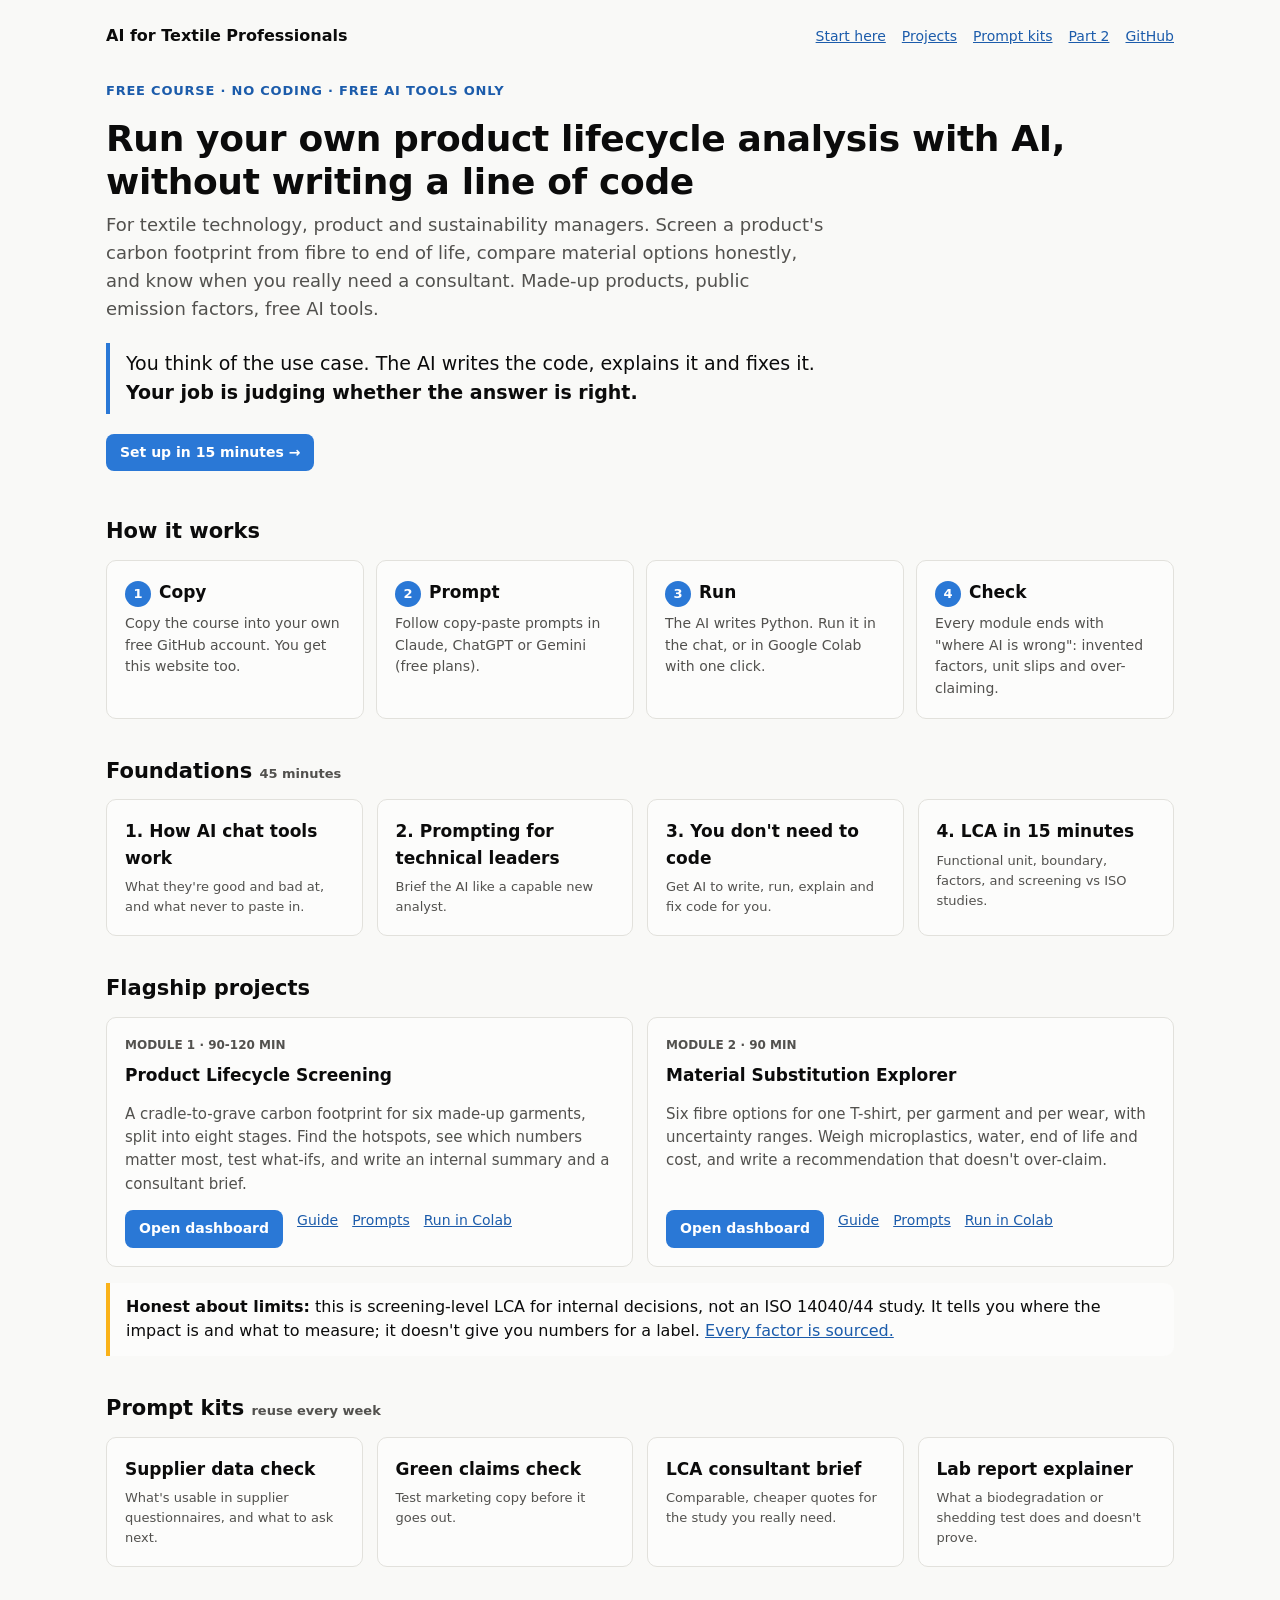
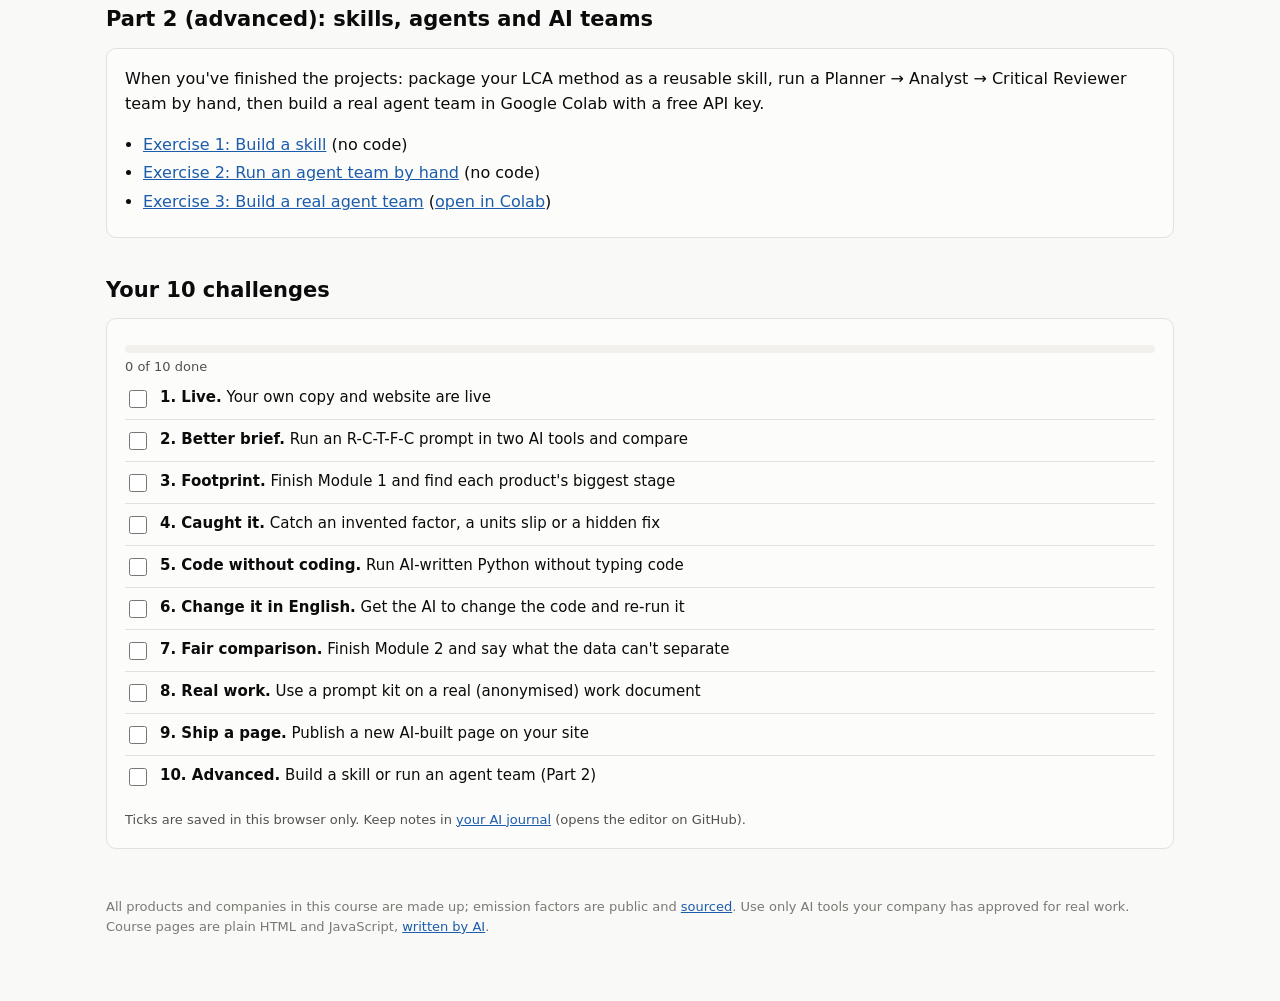
<file: index.html>
<!doctype html>
<html lang="en">
<head>
<meta charset="utf-8">
<meta name="viewport" content="width=device-width, initial-scale=1">
<title>AI for Textile Professionals</title>
<meta name="description" content="A free, hands-on AI course for textile technology and product professionals who don't code: product lifecycle analysis and material choices with free AI tools.">
<link rel="stylesheet" href="assets/style.css">
<style>
  .hero { padding: 24px 0 8px; }
  .hero .eyebrow { font-size: 13px; font-weight: 600; letter-spacing: .06em; text-transform: uppercase; color: var(--accent-ink); }
  .big-idea { font-size: 19px; border-left: 4px solid var(--accent); padding: 6px 0 6px 16px; max-width: 760px; margin: 20px 0; }
  .steps { display: grid; gap: 12px; grid-template-columns: repeat(auto-fit, minmax(200px, 1fr)); counter-reset: s; }
  .steps .card p { margin: 4px 0 0; font-size: 14px; color: var(--ink-2); }
  .module { display: flex; flex-direction: column; gap: 8px; }
  .module .tag { font-size: 12px; font-weight: 600; color: var(--ink-2); }
  .module p { margin: 0; font-size: 15px; color: var(--ink-2); flex: 1; }
  .module .actions { display: flex; flex-wrap: wrap; gap: 6px 14px; font-size: 14px; margin-top: 6px; }
  .btn { display: inline-block; padding: 8px 14px; border-radius: 8px; background: var(--accent); color: #fff; text-decoration: none; font-weight: 600; font-size: 14px; }
  ul.list { margin: 0; padding-left: 18px; }
  ul.list li { margin: 4px 0; }
  .challenges label { display: flex; gap: 10px; align-items: flex-start; padding: 8px 0; border-bottom: 1px solid var(--border); font-size: 15px; cursor: pointer; }
  .challenges label:last-child { border-bottom: 0; }
  .challenges input { margin-top: 4px; width: 18px; height: 18px; accent-color: var(--accent); flex: none; }
  .progress { height: 8px; background: var(--surface-2); border-radius: 4px; overflow: hidden; margin: 8px 0 4px; }
  .progress span { display: block; height: 100%; background: var(--good); border-radius: 0 4px 4px 0; transition: width .2s; }
</style>
</head>
<body>
<div class="wrap">
  <header class="top">
    <a class="home" href="index.html">AI for Textile Professionals</a>
    <nav class="links">
      <a data-gh="START-HERE.md" href="#">Start here</a>
      <a href="#modules">Projects</a>
      <a href="#kits">Prompt kits</a>
      <a href="#advanced">Part 2</a>
      <a data-gh-repo href="#">GitHub</a>
    </nav>
  </header>

  <section class="hero">
    <div class="eyebrow">Free course · no coding · free AI tools only</div>
    <h1>Run your own product lifecycle analysis with AI, without writing a line of code</h1>
    <p class="lede">For textile technology, product and sustainability managers. Screen a product's carbon footprint from fibre to end of life, compare material options honestly, and know when you really need a consultant. Made-up products, public emission factors, free AI tools.</p>
    <div class="big-idea">You think of the use case. The AI writes the code, explains it and fixes it. <strong>Your job is judging whether the answer is right.</strong></div>
    <a class="btn" data-gh="START-HERE.md" href="#">Set up in 15 minutes →</a>
  </section>

  <h2>How it works</h2>
  <div class="steps">
    <div class="card"><h3><span class="step-num">1</span>Copy</h3><p>Copy the course into your own free GitHub account. You get this website too.</p></div>
    <div class="card"><h3><span class="step-num">2</span>Prompt</h3><p>Follow copy-paste prompts in Claude, ChatGPT or Gemini (free plans).</p></div>
    <div class="card"><h3><span class="step-num">3</span>Run</h3><p>The AI writes Python. Run it in the chat, or in Google Colab with one click.</p></div>
    <div class="card"><h3><span class="step-num">4</span>Check</h3><p>Every module ends with "where AI is wrong": invented factors, unit slips and over-claiming.</p></div>
  </div>

  <h2>Foundations <span class="muted small">45 minutes</span></h2>
  <div class="grid">
    <a class="card" style="text-decoration:none;color:inherit" data-gh="00-foundations/01-how-ai-works.md" href="#"><h3>1. How AI chat tools work</h3><p class="muted small" style="margin:0">What they're good and bad at, and what never to paste in.</p></a>
    <a class="card" style="text-decoration:none;color:inherit" data-gh="00-foundations/02-prompting-for-technical-leaders.md" href="#"><h3>2. Prompting for technical leaders</h3><p class="muted small" style="margin:0">Brief the AI like a capable new analyst.</p></a>
    <a class="card" style="text-decoration:none;color:inherit" data-gh="00-foundations/03-you-dont-need-to-code.md" href="#"><h3>3. You don't need to code</h3><p class="muted small" style="margin:0">Get AI to write, run, explain and fix code for you.</p></a>
    <a class="card" style="text-decoration:none;color:inherit" data-gh="00-foundations/04-lca-in-15-minutes.md" href="#"><h3>4. LCA in 15 minutes</h3><p class="muted small" style="margin:0">Functional unit, boundary, factors, and screening vs ISO studies.</p></a>
  </div>

  <h2 id="modules">Flagship projects</h2>
  <div class="grid">
    <div class="card module">
      <span class="tag">MODULE 1 · 90-120 MIN</span>
      <h3>Product Lifecycle Screening</h3>
      <p>A cradle-to-grave carbon footprint for six made-up garments, split into eight stages. Find the hotspots, see which numbers matter most, test what-ifs, and write an internal summary and a consultant brief.</p>
      <div class="actions">
        <a class="btn" href="dashboards/lca-explorer.html">Open dashboard</a>
        <a data-gh="module-1-product-lca/README.md" href="#">Guide</a>
        <a data-gh="module-1-product-lca/prompts.md" href="#">Prompts</a>
        <a data-colab="module-1-product-lca/analysis/product_lca.ipynb" href="#">Run in Colab</a>
      </div>
    </div>
    <div class="card module">
      <span class="tag">MODULE 2 · 90 MIN</span>
      <h3>Material Substitution Explorer</h3>
      <p>Six fibre options for one T-shirt, per garment and per wear, with uncertainty ranges. Weigh microplastics, water, end of life and cost, and write a recommendation that doesn't over-claim.</p>
      <div class="actions">
        <a class="btn" href="dashboards/materials.html">Open dashboard</a>
        <a data-gh="module-2-material-substitution/README.md" href="#">Guide</a>
        <a data-gh="module-2-material-substitution/prompts.md" href="#">Prompts</a>
        <a data-colab="module-2-material-substitution/analysis/material_compare.ipynb" href="#">Run in Colab</a>
      </div>
    </div>
  </div>

  <div class="callout warn" style="margin-top:16px"><strong>Honest about limits:</strong> this is screening-level LCA for internal decisions, not an ISO 14040/44 study. It tells you where the impact is and what to measure; it doesn't give you numbers for a label. <a data-gh="SOURCES.md" href="#">Every factor is sourced.</a></div>

  <h2 id="kits">Prompt kits <span class="muted small">reuse every week</span></h2>
  <div class="grid">
    <a class="card" style="text-decoration:none;color:inherit" data-gh="prompt-kits/supplier-sustainability-data-check.md" href="#"><h3>Supplier data check</h3><p class="muted small" style="margin:0">What's usable in supplier questionnaires, and what to ask next.</p></a>
    <a class="card" style="text-decoration:none;color:inherit" data-gh="prompt-kits/green-claims-check.md" href="#"><h3>Green claims check</h3><p class="muted small" style="margin:0">Test marketing copy before it goes out.</p></a>
    <a class="card" style="text-decoration:none;color:inherit" data-gh="prompt-kits/lca-scope-and-consultant-brief.md" href="#"><h3>LCA consultant brief</h3><p class="muted small" style="margin:0">Comparable, cheaper quotes for the study you really need.</p></a>
    <a class="card" style="text-decoration:none;color:inherit" data-gh="prompt-kits/lab-report-to-plain-english.md" href="#"><h3>Lab report explainer</h3><p class="muted small" style="margin:0">What a biodegradation or shedding test does and doesn't prove.</p></a>
  </div>

  <h2 id="advanced">Part 2 (advanced): skills, agents and AI teams</h2>
  <div class="card">
    <p style="margin-top:0">When you've finished the projects: package your LCA method as a reusable skill, run a Planner → Analyst → Critical Reviewer team by hand, then build a real agent team in Google Colab with a free API key.</p>
    <ul class="list">
      <li><a data-gh="part-2-advanced/exercise-1-build-a-skill.md" href="#">Exercise 1: Build a skill</a> (no code)</li>
      <li><a data-gh="part-2-advanced/exercise-2-agent-team-no-code.md" href="#">Exercise 2: Run an agent team by hand</a> (no code)</li>
      <li><a data-gh="part-2-advanced/exercise-3-agent-team-in-colab.md" href="#">Exercise 3: Build a real agent team</a> (<a data-colab="part-2-advanced/agents/lca_agents.ipynb" href="#">open in Colab</a>)</li>
    </ul>
  </div>

  <h2>Your 10 challenges</h2>
  <div class="card">
    <div class="progress"><span id="bar" style="width:0"></span></div>
    <div class="small muted" id="count">0 of 10 done</div>
    <div class="challenges" id="challenges"></div>
    <p class="small muted" style="margin-bottom:0">Ticks are saved in this browser only. Keep notes in <a data-gh-edit="my-ai-journal.md" href="#">your AI journal</a> (opens the editor on GitHub).</p>
  </div>

  <footer>All products and companies in this course are made up; emission factors are public and <a data-gh="SOURCES.md" href="#">sourced</a>. Use only AI tools your company has approved for real work. Course pages are plain HTML and JavaScript, <a data-gh="index.html" href="#">written by AI</a>.</footer>
</div>

<script src="assets/site.js"></script>
<script>
const CHALLENGES = [
  "Live: your own copy and website are live",
  "Better brief: run an R-C-T-F-C prompt in two AI tools and compare",
  "Footprint: finish Module 1 and find each product's biggest stage",
  "Caught it: catch an invented factor, a units slip or a hidden fix",
  "Code without coding: run AI-written Python without typing code",
  "Change it in English: get the AI to change the code and re-run it",
  "Fair comparison: finish Module 2 and say what the data can't separate",
  "Real work: use a prompt kit on a real (anonymised) work document",
  "Ship a page: publish a new AI-built page on your site",
  "Advanced: build a skill or run an agent team (Part 2)",
];
const KEY = "ai-textile-course-challenges";
let done = [];
try { done = JSON.parse(localStorage.getItem(KEY)) || []; } catch { done = []; }
function draw() {
  document.getElementById("challenges").innerHTML = CHALLENGES.map((c, i) => {
    const [title, rest] = c.split(": ");
    return `<label><input type="checkbox" data-i="${i}" ${done.includes(i) ? "checked" : ""}><span><strong>${i + 1}. ${title}.</strong> ${rest[0].toUpperCase() + rest.slice(1)}</span></label>`;
  }).join("");
  document.getElementById("bar").style.width = (done.length * 10) + "%";
  document.getElementById("count").textContent = `${done.length} of 10 done`;
}
document.getElementById("challenges").addEventListener("change", e => {
  const i = +e.target.dataset.i;
  done = e.target.checked ? [...new Set([...done, i])] : done.filter(x => x !== i);
  try { localStorage.setItem(KEY, JSON.stringify(done)); } catch {}
  draw();
});
draw();
</script>
</body>
</html>
</file>
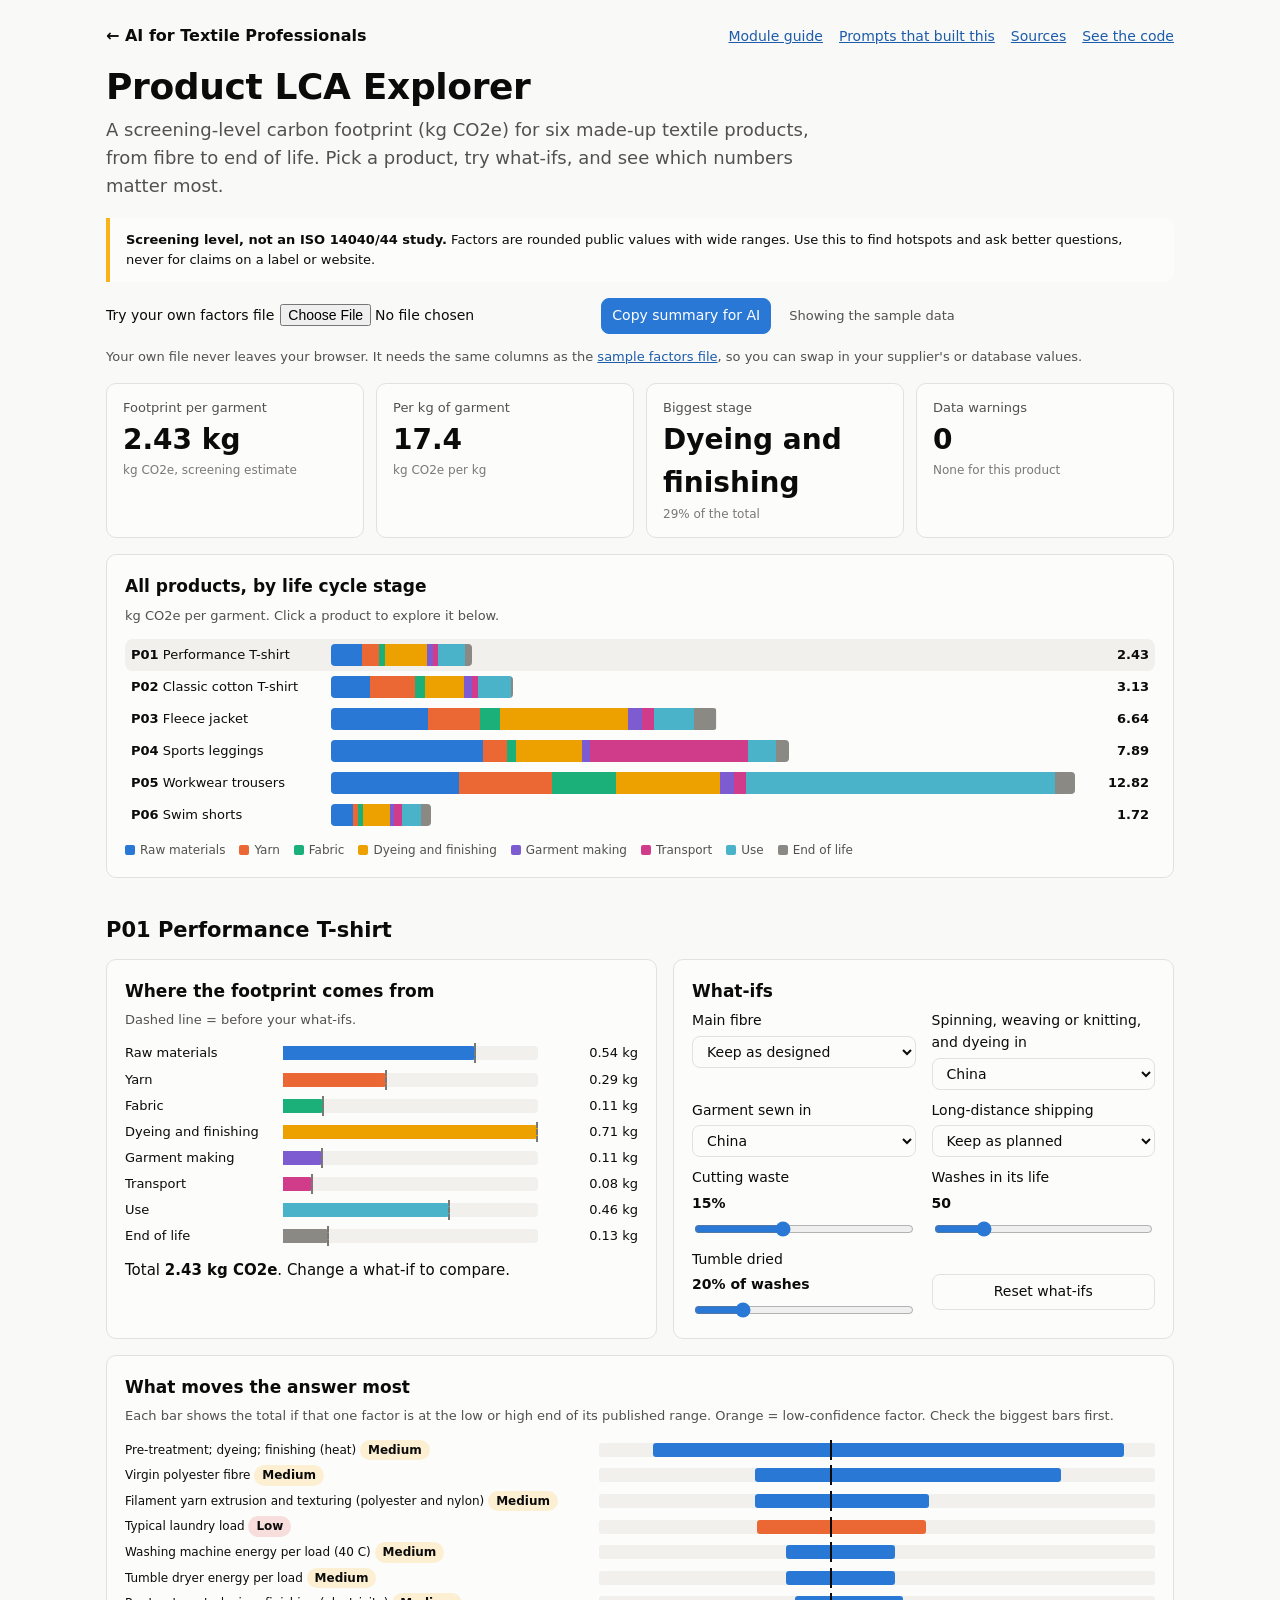
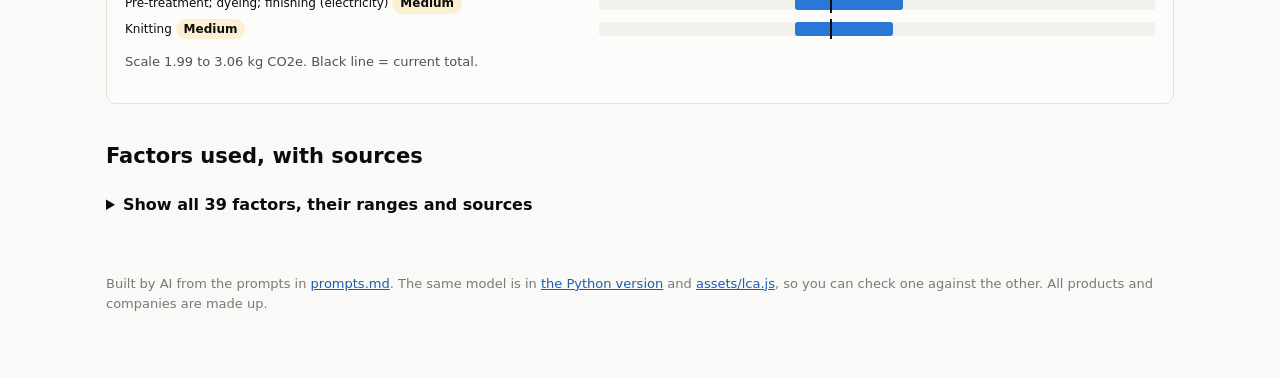
<file: dashboards/lca-explorer.html>
<!doctype html>
<html lang="en">
<head>
<meta charset="utf-8">
<meta name="viewport" content="width=device-width, initial-scale=1">
<title>Product LCA Explorer</title>
<link rel="stylesheet" href="../assets/style.css">
<style>
  .layout { display: grid; gap: 16px; grid-template-columns: minmax(0, 1fr); }
  @media (min-width: 900px) { .layout { grid-template-columns: minmax(0, 1.1fr) minmax(0, 1fr); } }
  .stack { display: flex; height: 22px; border-radius: 4px; overflow: hidden; background: var(--surface-2); }
  .stack span { display: block; height: 100%; }
  .prow { display: grid; grid-template-columns: minmax(120px, 190px) 1fr 64px; gap: 10px; align-items: center; font-size: 13px; padding: 5px 6px; border-radius: 8px; cursor: pointer; }
  .prow:hover, .prow.on { background: var(--surface-2); }
  @media (max-width: 600px) { .prow { grid-template-columns: 1fr 56px; } .prow .stack { grid-column: 1 / -1; grid-row: 2; } }
  .tile .value { overflow-wrap: anywhere; }
  .prow .num { text-align: right; font-variant-numeric: tabular-nums; font-weight: 600; }
  .legend { display: flex; gap: 6px 14px; font-size: 12px; color: var(--ink-2); margin-top: 10px; flex-wrap: wrap; }
  .legend i { display: inline-block; width: 10px; height: 10px; border-radius: 2px; margin-right: 5px; vertical-align: -1px; }
  .bars .row { display: grid; grid-template-columns: 150px 1fr 92px; gap: 8px; align-items: center; font-size: 13px; margin: 6px 0; }
  .bars .track { height: 14px; background: var(--surface-2); border-radius: 4px; position: relative; }
  .bars .fill { height: 100%; border-radius: 0 4px 4px 0; }
  .bars .ghost { position: absolute; top: -3px; height: 20px; border-right: 2px dashed var(--ink-3); }
  .bars .num { text-align: right; font-variant-numeric: tabular-nums; }
  .whatif { display: grid; gap: 10px 16px; grid-template-columns: repeat(auto-fit, minmax(210px, 1fr)); font-size: 14px; }
  .whatif label { display: flex; flex-direction: column; gap: 4px; }
  .whatif output { font-weight: 600; font-variant-numeric: tabular-nums; }
  .delta { font-size: 15px; margin: 12px 0 0; }
  .tornado .row { display: grid; grid-template-columns: minmax(0, 1fr) minmax(0, 1.2fr); gap: 10px; align-items: center; font-size: 12px; margin: 5px 0; }
  .tornado .track { position: relative; height: 14px; background: var(--surface-2); border-radius: 3px; }
  .tornado .seg { position: absolute; top: 0; height: 100%; border-radius: 3px; background: var(--s1); }
  .tornado .seg.Low { background: var(--s2); }
  .tornado .base { position: absolute; top: -3px; height: 20px; border-left: 2px solid var(--ink); }
  #status { font-size: 13px; color: var(--ink-2); }
  details summary { cursor: pointer; font-weight: 600; padding: 8px 0; }
  td.wrap { white-space: normal; min-width: 280px; }
</style>
</head>
<body>
<div class="wrap">
  <header class="top">
    <a class="home" href="../index.html">← AI for Textile Professionals</a>
    <nav class="links">
      <a data-gh="module-1-product-lca/README.md" href="#">Module guide</a>
      <a data-gh="module-1-product-lca/prompts.md" href="#">Prompts that built this</a>
      <a data-gh="SOURCES.md" href="#">Sources</a>
      <a data-gh="dashboards/lca-explorer.html" href="#">See the code</a>
    </nav>
  </header>

  <h1>Product LCA Explorer</h1>
  <p class="lede">A screening-level carbon footprint (kg CO2e) for six made-up textile products, from fibre to end of life. Pick a product, try what-ifs, and see which numbers matter most.</p>
  <div class="callout warn small"><strong>Screening level, not an ISO 14040/44 study.</strong> Factors are rounded public values with wide ranges. Use this to find hotspots and ask better questions, never for claims on a label or website.</div>

  <div class="controls">
    <label>Try your own factors file <input type="file" id="file" accept=".csv"></label>
    <button id="copy" class="primary">Copy summary for AI</button>
    <span id="status"></span>
  </div>
  <p class="small muted">Your own file never leaves your browser. It needs the same columns as the <a data-gh="module-1-product-lca/data/emission_factors.csv" href="#">sample factors file</a>, so you can swap in your supplier's or database values.</p>

  <div class="tiles" id="tiles"></div>

  <section class="card">
    <h3>All products, by life cycle stage</h3>
    <p class="small muted" style="margin-top:0">kg CO2e per garment. Click a product to explore it below.</p>
    <div id="allProducts"></div>
    <div class="legend" id="legend"></div>
  </section>

  <h2 id="selTitle">Product</h2>
  <div class="layout">
    <section class="card">
      <h3>Where the footprint comes from</h3>
      <p class="small muted" style="margin-top:0">Dashed line = before your what-ifs.</p>
      <div class="bars" id="stageBars"></div>
      <p class="delta" id="delta"></p>
    </section>
    <section class="card">
      <h3>What-ifs</h3>
      <div class="whatif">
        <label>Main fibre
          <select id="wFibre">
            <option value="">Keep as designed</option>
            <option value="FIB_PES">100% virgin polyester</option>
            <option value="FIB_RPES">100% recycled polyester</option>
            <option value="FIB_CO">100% conventional cotton</option>
            <option value="FIB_OCO">100% organic cotton</option>
          </select></label>
        <label>Spinning, weaving or knitting, and dyeing in
          <select id="wMill"></select></label>
        <label>Garment sewn in
          <select id="wMake"></select></label>
        <label>Long-distance shipping
          <select id="wShip"><option value="">Keep as planned</option><option value="sea">All by sea</option><option value="air">All by air</option></select></label>
        <label>Cutting waste <output id="oCut"></output>
          <input type="range" id="wCut" min="5" max="30" step="1"></label>
        <label>Washes in its life <output id="oWash"></output>
          <input type="range" id="wWash" min="10" max="200" step="5"></label>
        <label>Tumble dried <output id="oDry"></output>
          <input type="range" id="wDry" min="0" max="100" step="5"></label>
        <label>&nbsp;<button id="reset">Reset what-ifs</button></label>
      </div>
    </section>
  </div>

  <section class="card" style="margin-top:16px">
    <h3>What moves the answer most</h3>
    <p class="small muted" style="margin-top:0">Each bar shows the total if that one factor is at the low or high end of its published range. Orange = low-confidence factor. Check the biggest bars first.</p>
    <div class="tornado" id="tornado"></div>
  </section>

  <h2>Factors used, with sources</h2>
  <details>
    <summary>Show all 39 factors, their ranges and sources</summary>
    <p class="small muted">Codes like S4 are explained in <a data-gh="SOURCES.md" href="#">SOURCES.md</a>. "ASSUMPTION" means the course made it up as a reasonable placeholder.</p>
    <div class="table-scroll"><table id="factorTable"></table></div>
  </details>

  <footer>Built by AI from the prompts in <a data-gh="module-1-product-lca/prompts.md" href="#">prompts.md</a>. The same model is in <a data-gh="module-1-product-lca/analysis/product_lca.py" href="#">the Python version</a> and <a data-gh="assets/lca.js" href="#">assets/lca.js</a>, so you can check one against the other. All products and companies are made up.</footer>
</div>

<script src="../assets/site.js"></script>
<script src="../assets/lca.js"></script>
<script>
const statusEl = document.getElementById("status");
const D = "../module-1-product-lca/data/";
let factorRows, factors, G, products, bom, legs, problems = [], selected = "P01";

const kg = n => n.toFixed(2);
function base(pid) {
  const p = products.find(x => x.product_id === pid);
  return { p, recipe: recipeFor(bom, pid), legs: legs.filter(l => l.product_id === pid) };
}
function withWhatIfs(pid) {
  const b = base(pid);
  const p = { ...b.p, mill_country: wMill.value, make_country: wMake.value,
    cut_waste_pct: +wCut.value, washes_in_life: +wWash.value, tumble_dry_share_pct: +wDry.value };
  const recipe = wFibre.value ? { [wFibre.value]: 1 } : b.recipe;
  if (wFibre.value) p.yarn_type = wFibre.value.includes("CO") ? "staple" : "filament";
  // Switching shipping mode: flight routes are shorter than sea routes (roughly 55% of the distance).
  let l = b.legs;
  if (wShip.value) l = l.map(x => (x.mode === "sea" || x.mode === "air") ? { ...x, mode: wShip.value, distance_km: wShip.value === "air" && x.mode === "sea" ? Math.round(+x.distance_km * 0.55) : wShip.value === "sea" && x.mode === "air" ? Math.round(+x.distance_km * 1.8) : x.distance_km } : x);
  return { p, recipe, legs: l };
}
const run = (x, F = factors.value) => footprint(x.p, x.recipe, x.legs, F, G);

function resetWhatIfs() {
  const p = base(selected).p;
  wFibre.value = ""; wShip.value = "";
  wMill.value = p.mill_country; wMake.value = p.make_country;
  wCut.value = p.cut_waste_pct; wWash.value = p.washes_in_life; wDry.value = p.tumble_dry_share_pct;
}

function render() {
  oCut.textContent = wCut.value + "%"; oWash.textContent = wWash.value; oDry.textContent = wDry.value + "% of washes";
  // All products
  const all = products.map(p => { const s = run(base(p.product_id)); return { p, s, t: total(s) }; });
  const max = Math.max(...all.map(a => a.t));
  allProducts.innerHTML = all.map(({ p, s, t }) => `<div class="prow ${p.product_id === selected ? "on" : ""}" data-id="${esc(p.product_id)}">
      <span><strong>${esc(p.product_id)}</strong> ${esc(p.product_name)}</span>
      <span class="stack" style="width:${100 * t / max}%">${STAGES.map((st, i) => `<span title="${st}: ${kg(s[st])} kg CO2e" style="width:${100 * s[st] / t}%;background:${STAGE_COLOURS[i]}"></span>`).join("")}</span>
      <span class="num">${kg(t)}</span></div>`).join("");
  legend.innerHTML = STAGES.map((st, i) => `<span><i style="background:${STAGE_COLOURS[i]}"></i>${st}</span>`).join("");

  // Selected product
  const b = base(selected), before = run(b), x = withWhatIfs(selected), after = run(x);
  const tb = total(before), ta = total(after);
  selTitle.textContent = `${b.p.product_id} ${b.p.product_name}`;
  const big = STAGES.reduce((a, st) => after[st] > after[a] ? st : a, STAGES[0]);
  tiles.innerHTML = [
    ["Footprint per garment", kg(ta) + " kg", "kg CO2e, screening estimate"],
    ["Per kg of garment", (ta / (+x.p.garment_mass_g / 1000)).toFixed(1), "kg CO2e per kg"],
    ["Biggest stage", big, Math.round(100 * after[big] / ta) + "% of the total"],
    ["Data warnings", problems.filter(m => m.startsWith(selected)).length, problems.filter(m => m.startsWith(selected)).join(" ") || "None for this product"],
  ].map(([l, v, s]) => `<div class="tile"><div class="label">${l}</div><div class="value">${esc(v)}</div><div class="sub">${esc(s)}</div></div>`).join("");
  const smax = Math.max(...STAGES.map(st => Math.max(before[st], after[st])));
  stageBars.innerHTML = STAGES.map((st, i) => `<div class="row"><span>${st}</span>
      <span class="track"><span class="fill" style="display:block;width:${100 * after[st] / smax}%;background:${STAGE_COLOURS[i]}"></span>
      <span class="ghost" style="left:0;width:${100 * before[st] / smax}%"></span></span>
      <span class="num">${kg(after[st])} kg</span></div>`).join("");
  const pct = 100 * (ta - tb) / tb;
  delta.innerHTML = Math.abs(pct) < 0.05 ? `Total <strong>${kg(ta)} kg CO2e</strong>. Change a what-if to compare.`
    : `With your what-ifs: <strong>${kg(ta)} kg CO2e</strong>, ${pct < 0 ? "down" : "up"} <strong>${Math.abs(pct).toFixed(1)}%</strong> from ${kg(tb)}.`;

  // Sensitivity on the what-if version
  const rows = factorRows.map(r => {
    const lo = total(run(x, { ...factors.value, [r.factor_id]: +r.low })), hi = total(run(x, { ...factors.value, [r.factor_id]: +r.high }));
    return { r, lo: Math.min(lo, hi), hi: Math.max(lo, hi), swing: Math.abs(hi - lo) };
  }).filter(o => o.swing > 1e-9).sort((a, b) => b.swing - a.swing).slice(0, 8);
  const tmin = Math.min(ta, ...rows.map(o => o.lo)) * 0.95, tmax = Math.max(ta, ...rows.map(o => o.hi)) * 1.02;
  const pos = v => 100 * (v - tmin) / (tmax - tmin);
  tornado.innerHTML = rows.map(o => `<div class="row"><span>${esc(o.r.item)} <span class="pill conf-${esc(o.r.confidence)}">${esc(o.r.confidence)}</span></span>
      <span class="track" title="${kg(o.lo)} to ${kg(o.hi)} kg CO2e"><span class="seg ${esc(o.r.confidence)}" style="left:${pos(o.lo)}%;width:${pos(o.hi) - pos(o.lo)}%"></span>
      <span class="base" style="left:${pos(ta)}%"></span></span></div>`).join("") +
    `<p class="small muted">Scale ${kg(tmin)} to ${kg(tmax)} kg CO2e. Black line = current total.</p>`;
}

function drawFactorTable() {
  factorTable.innerHTML = `<thead><tr><th>Stage</th><th>Item</th><th class="num">Value</th><th>Unit</th><th class="num">Range</th><th>Confidence</th><th>Source</th><th>Notes</th></tr></thead><tbody>` +
    factorRows.map(r => `<tr><td>${esc(r.stage)}</td><td class="wrap">${esc(r.item)}</td><td class="num">${esc(r.value)}</td><td>${esc(r.unit)}</td>
      <td class="num">${esc(r.low)} to ${esc(r.high)}</td><td><span class="pill conf-${esc(r.confidence)}">${esc(r.confidence)}</span></td>
      <td>${esc(r.source)}</td><td class="wrap small">${esc(r.notes || "")}</td></tr>`).join("") + "</tbody>";
}

function useFactors(rows, label) {
  const need = ["factor_id", "value", "low", "high"];
  const missing = need.filter(c => !(c in (rows[0] || {})));
  if (missing.length) { statusEl.textContent = "Missing columns: " + missing.join(", "); return; }
  factorRows = rows; factors = factorTables(rows);
  statusEl.textContent = label; drawFactorTable(); render();
}

const ids = ["wFibre", "wMill", "wMake", "wShip", "wCut", "wWash", "wDry"];
ids.forEach(id => document.getElementById(id).addEventListener("input", render));
reset.addEventListener("click", () => { resetWhatIfs(); render(); });
allProducts.addEventListener("click", e => {
  const id = e.target.closest(".prow")?.dataset.id; if (!id) return;
  selected = id; resetWhatIfs(); render();
});
file.addEventListener("change", async e => {
  const f = e.target.files[0]; if (f) useFactors(parseCSV(await f.text()), "Using your factors: " + f.name);
});
// The selected product's what-if settings and result, as text (exercise 2 in Part 2 uses this).
function whatIfText() {
  const b = base(selected), x = withWhatIfs(selected), tb = total(run(b)), after = run(x), ta = total(after);
  return `${b.p.product_id} ${b.p.product_name}. Settings: fibre ${wFibre.value || "as designed"}, mill ${x.p.mill_country}, ` +
    `sewing ${x.p.make_country}, shipping ${wShip.value || "as planned"}, cutting waste ${x.p.cut_waste_pct}%, ` +
    `${x.p.washes_in_life} washes, tumble dried ${x.p.tumble_dry_share_pct}%. ` +
    `Before ${kg(tb)}, after ${kg(ta)} kg CO2e (${(100 * (ta - tb) / tb).toFixed(1)}%). By stage after: ` +
    STAGES.map(st => `${st} ${kg(after[st])}`).join(", ");
}
copy.addEventListener("click", async () => {
  const lines = products.map(p => { const s = run(base(p.product_id)), t = total(s);
    return `${p.product_id} ${p.product_name} | ${kg(t)} | ` + STAGES.map(st => `${st} ${Math.round(100 * s[st] / t)}%`).join(", "); });
  const text = "Here are screening-level carbon footprint results (kg CO2e per garment, cradle to grave) for six products. " +
    "They are NOT an ISO 14040/44 study. Write a one-page internal summary: the hotspots, the 3 levers worth testing first, " +
    "and what data we should collect from suppliers to make this more accurate. Do not change any numbers.\n\n" +
    "Product | kg CO2e | share by stage\n" + lines.join("\n") + "\n\nData warnings: " + (problems.join(" ") || "none") +
    "\n\nSelected product with what-ifs: " + whatIfText();
  try { await navigator.clipboard.writeText(text); statusEl.textContent = "Copied. Paste it into your AI chat."; }
  catch { statusEl.textContent = "Your browser blocked copying. Select the chart text and copy it instead."; }
});

Promise.all(["emission_factors.csv", "grid_intensity.csv", "products.csv", "bill_of_materials.csv", "transport_legs.csv"].map(f => fetchCSV(D + f)))
  .then(([f, g, p, b, l]) => {
    G = gridTables(g); products = p; bom = b; legs = l;
    products.forEach(x => recipeFor(bom, x.product_id, problems));
    const countries = g.map(r => r.country).filter(c => c !== "EU-27");
    [wMill, wMake].forEach(s => s.innerHTML = countries.map(c => `<option>${esc(c)}</option>`).join(""));
    factorRows = f; factors = factorTables(f);
    resetWhatIfs(); drawFactorTable(); render();
    statusEl.textContent = "Showing the sample data";
  })
  .catch(() => statusEl.textContent = "Could not load the sample data. Open this page from your GitHub Pages site.");
</script>
</body>
</html>
</file>
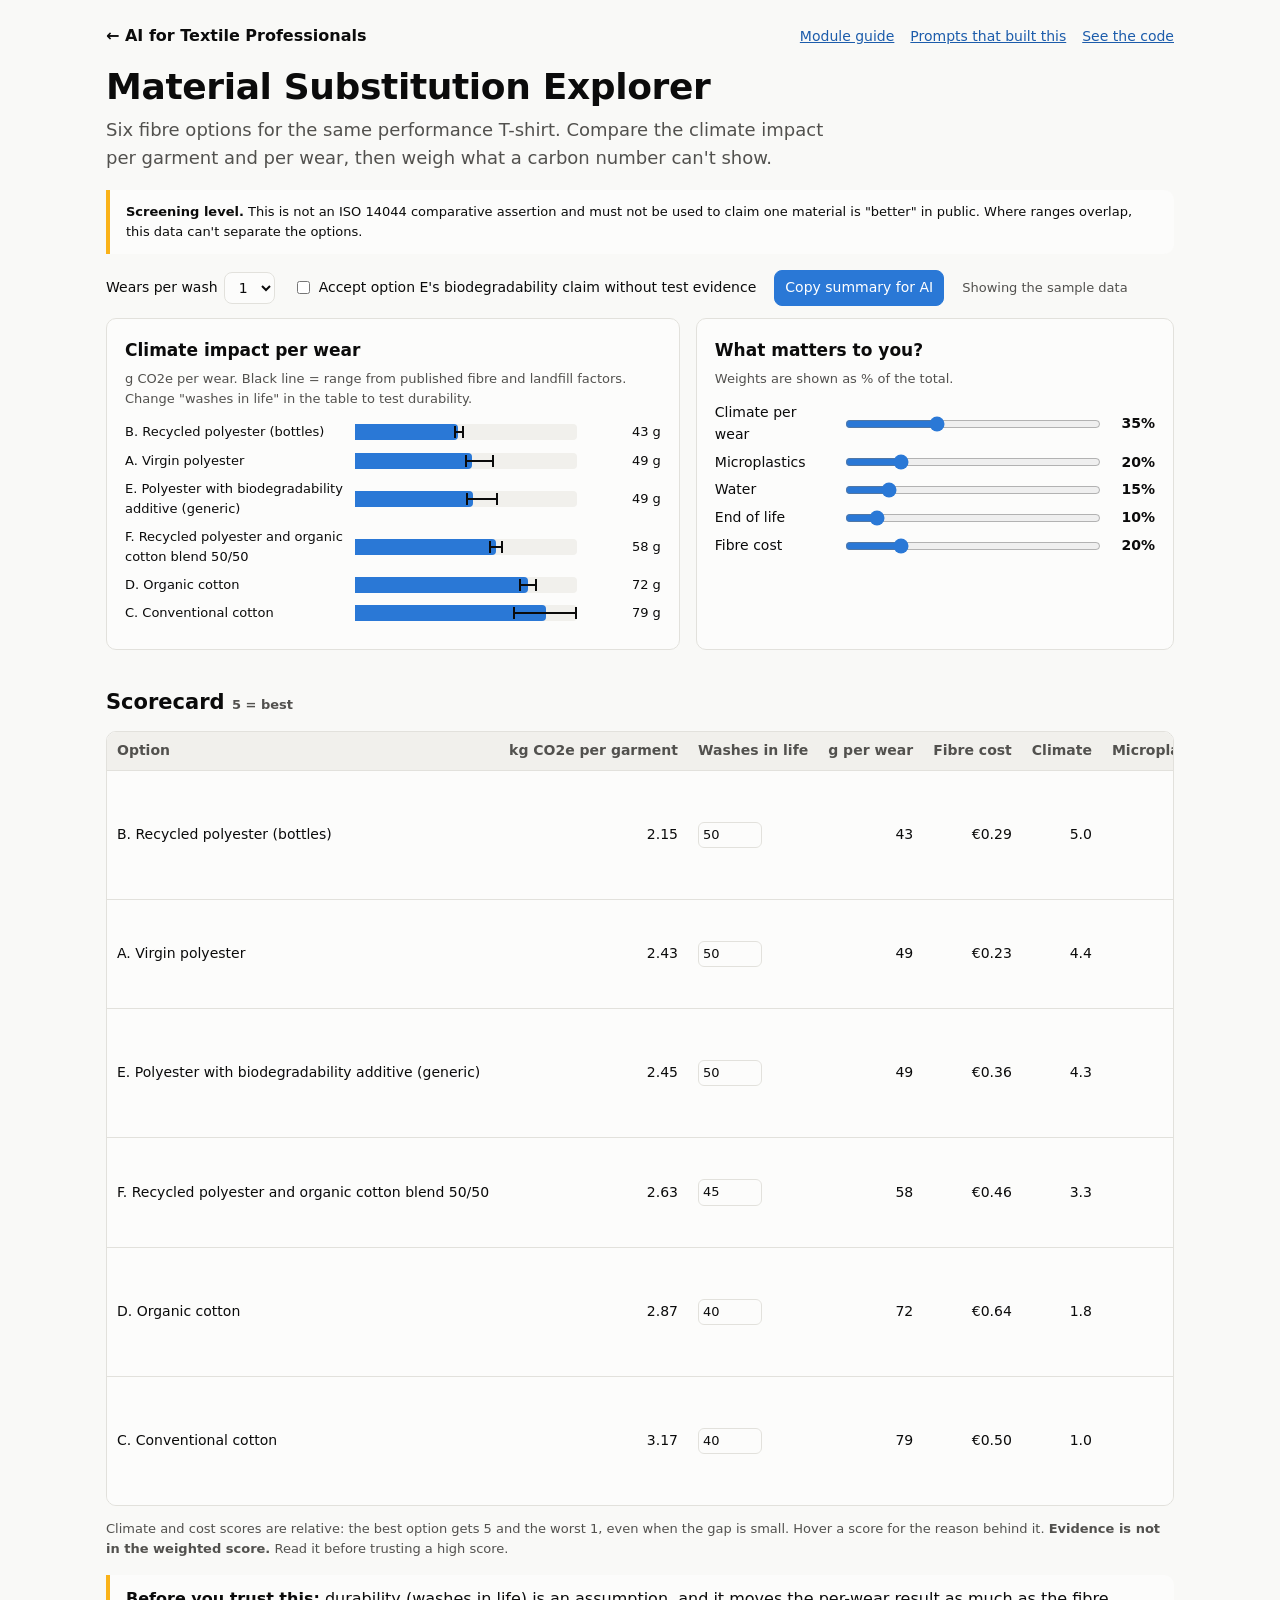
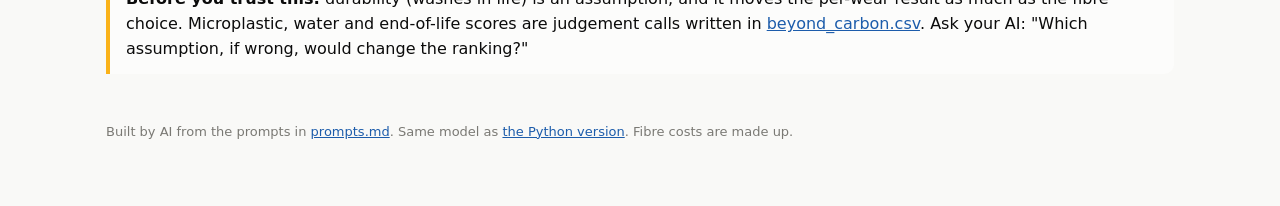
<file: dashboards/materials.html>
<!doctype html>
<html lang="en">
<head>
<meta charset="utf-8">
<meta name="viewport" content="width=device-width, initial-scale=1">
<title>Material Substitution Explorer</title>
<link rel="stylesheet" href="../assets/style.css">
<style>
  .layout { display: grid; gap: 16px; grid-template-columns: minmax(0, 1fr); }
  @media (min-width: 900px) { .layout { grid-template-columns: minmax(0, 1.2fr) minmax(0, 1fr); } }
  .bars .row { display: grid; grid-template-columns: minmax(130px, 220px) 1fr 74px; gap: 10px; align-items: center; font-size: 13px; margin: 8px 0; }
  .bars .track { height: 16px; background: var(--surface-2); border-radius: 4px; position: relative; }
  .bars .fill { height: 100%; border-radius: 0 4px 4px 0; background: var(--s1); display: block; }
  .bars .range { position: absolute; top: 7px; height: 2px; background: var(--ink); }
  .bars .range::before, .bars .range::after { content: ""; position: absolute; top: -5px; width: 2px; height: 12px; background: var(--ink); }
  .bars .range::before { left: 0; } .bars .range::after { right: 0; }
  .bars .num { text-align: right; font-variant-numeric: tabular-nums; }
  .weights label { display: grid; grid-template-columns: 120px 1fr 44px; gap: 8px; align-items: center; font-size: 14px; margin: 6px 0; }
  .weights output { text-align: right; font-variant-numeric: tabular-nums; font-weight: 600; }
  .score { display: inline-block; height: 10px; border-radius: 3px; background: var(--s3); vertical-align: middle; margin-right: 6px; }
  td input[type="number"] { width: 64px; font: inherit; font-size: 13px; padding: 2px 4px; border: 1px solid var(--border); border-radius: 6px; background: var(--surface); color: var(--ink); }
  td.wrap { white-space: normal; min-width: 320px; }
  #status { font-size: 13px; color: var(--ink-2); }
</style>
</head>
<body>
<div class="wrap">
  <header class="top">
    <a class="home" href="../index.html">← AI for Textile Professionals</a>
    <nav class="links">
      <a data-gh="module-2-material-substitution/README.md" href="#">Module guide</a>
      <a data-gh="module-2-material-substitution/prompts.md" href="#">Prompts that built this</a>
      <a data-gh="dashboards/materials.html" href="#">See the code</a>
    </nav>
  </header>

  <h1>Material Substitution Explorer</h1>
  <p class="lede">Six fibre options for the same performance T-shirt. Compare the climate impact per garment and per wear, then weigh what a carbon number can't show.</p>
  <div class="callout warn small"><strong>Screening level.</strong> This is not an ISO 14044 comparative assertion and must not be used to claim one material is "better" in public. Where ranges overlap, this data can't separate the options.</div>

  <div class="controls">
    <label>Wears per wash <select id="wpw"><option>1</option><option>2</option><option>3</option></select></label>
    <label><input type="checkbox" id="trust"> Accept option E's biodegradability claim without test evidence</label>
    <button id="copy" class="primary">Copy summary for AI</button>
    <span id="status"></span>
  </div>

  <div class="layout">
    <section class="card">
      <h3>Climate impact per wear</h3>
      <p class="small muted" style="margin-top:0">g CO2e per wear. Black line = range from published fibre and landfill factors. Change "washes in life" in the table to test durability.</p>
      <div class="bars" id="bars"></div>
    </section>
    <section class="card weights">
      <h3>What matters to you?</h3>
      <p class="small muted" style="margin-top:0">Weights are shown as % of the total.</p>
      <div id="weights"></div>
    </section>
  </div>

  <h2>Scorecard <span class="muted small">5 = best</span></h2>
  <div class="table-scroll"><table id="table"></table></div>
  <p class="small muted">Climate and cost scores are relative: the best option gets 5 and the worst 1, even when the gap is small. Hover a score for the reason behind it. <strong>Evidence is not in the weighted score.</strong> Read it before trusting a high score.</p>

  <div class="callout warn">
    <strong>Before you trust this:</strong> durability (washes in life) is an assumption, and it moves the per-wear result as much as the fibre choice. Microplastic, water and end-of-life scores are judgement calls written in <a data-gh="module-2-material-substitution/data/beyond_carbon.csv" href="#">beyond_carbon.csv</a>. Ask your AI: "Which assumption, if wrong, would change the ranking?"
  </div>

  <footer>Built by AI from the prompts in <a data-gh="module-2-material-substitution/prompts.md" href="#">prompts.md</a>. Same model as <a data-gh="module-2-material-substitution/analysis/material_compare.py" href="#">the Python version</a>. Fibre costs are made up.</footer>
</div>

<script src="../assets/site.js"></script>
<script src="../assets/lca.js"></script>
<script>
const statusEl = document.getElementById("status");
const M1 = "../module-1-product-lca/data/", M2 = "../module-2-material-substitution/data/";
const WEIGHTS = [["climate", "Climate per wear", 35], ["microplastics", "Microplastics", 20], ["water", "Water", 15], ["end_of_life", "End of life", 10], ["cost", "Fibre cost", 20]];
let factors, G, baseP, baseLegs, options, beyond, washes = {};

weights.innerHTML = WEIGHTS.map(([k, l, w]) => `<label>${l}<input type="range" min="0" max="100" value="${w}" data-w="${k}"><output id="w-${k}"></output></label>`).join("");

function optionProduct(o) {
  return { ...baseP, garment_mass_g: o.garment_mass_g, yarn_type: o.yarn_type, washes_in_life: washes[o.option_id], tumble_dry_share_pct: o.tumble_dry_share_pct };
}
function calc() {
  const wpw = +document.getElementById("wpw").value;
  return options.map(o => {
    const recipe = parseMaterials(o.materials), p = optionProduct(o);
    const t = total(footprint(p, recipe, baseLegs, factors.value, G));
    const lo = { ...factors.value }, hi = { ...factors.value };
    Object.keys(recipe).forEach(m => [m, LANDFILL[m]].forEach(id => { lo[id] = factors.low[id]; hi[id] = factors.high[id]; }));
    const wears = washes[o.option_id] * wpw;
    return { o, t, perWear: 1000 * t / wears,
      lowW: 1000 * total(footprint(p, recipe, baseLegs, lo, G)) / wears,
      highW: 1000 * total(footprint(p, recipe, baseLegs, hi, G)) / wears,
      cost: materialFlow(p, factors.value).fibre * +o.fibre_cost_eur_per_kg };
  });
}

function render() {
  const rows = calc();
  const max = Math.max(...rows.map(r => r.highW));
  bars.innerHTML = [...rows].sort((a, b) => a.perWear - b.perWear).map(r => `<div class="row"><span>${esc(r.o.option_id)}. ${esc(r.o.option_name)}</span>
    <span class="track" title="${r.lowW.toFixed(0)} to ${r.highW.toFixed(0)} g CO2e per wear"><span class="fill" style="width:${100 * r.perWear / max}%"></span>
    <span class="range" style="left:${100 * r.lowW / max}%;width:${100 * (r.highW - r.lowW) / max}%"></span></span>
    <span class="num">${r.perWear.toFixed(0)} g</span></div>`).join("");

  const w = Object.fromEntries([...document.querySelectorAll("[data-w]")].map(i => [i.dataset.w, +i.value]));
  const wsum = Object.values(w).reduce((a, b) => a + b, 0) || 1;
  WEIGHTS.forEach(([k]) => document.getElementById("w-" + k).textContent = Math.round(100 * w[k] / wsum) + "%");
  const climate = to1to5(rows.map(r => r.perWear)), cost = to1to5(rows.map(r => r.cost));
  const B = Object.fromEntries(beyond.map(b => [b.option_id, b]));
  const scored = rows.map((r, i) => {
    const b = B[r.o.option_id];
    const s = { climate: climate[i], cost: cost[i], microplastics: +b.microplastics_1to5, water: +b.water_1to5, end_of_life: +b.end_of_life_1to5 };
    if (trust.checked && r.o.option_id === "E") s.microplastics = 4;
    const total = Object.keys(s).reduce((a, k) => a + s[k] * w[k], 0) / wsum;
    return { ...r, b, s, total };
  }).sort((a, b) => b.total - a.total);
  const cell = (v, why) => `<td class="num" title="${esc(why || "")}">${v.toFixed(1)}</td>`;
  table.innerHTML = `<thead><tr><th>Option</th><th class="num">kg CO2e per garment</th><th>Washes in life</th><th class="num">g per wear</th><th class="num">Fibre cost</th>
      <th class="num">Climate</th><th class="num">Microplastics</th><th class="num">Water</th><th class="num">End of life</th><th class="num">Cost</th><th>Weighted score</th><th>Evidence</th></tr></thead><tbody>` +
    scored.map(r => `<tr><td>${esc(r.o.option_id)}. ${esc(r.o.option_name)}</td><td class="num">${r.t.toFixed(2)}</td>
      <td><input type="number" min="5" max="300" step="5" value="${washes[r.o.option_id]}" data-o="${esc(r.o.option_id)}" aria-label="Washes in life"></td>
      <td class="num">${r.perWear.toFixed(0)}</td><td class="num">€${r.cost.toFixed(2)}</td>
      ${cell(r.s.climate, "Relative: lowest g per wear = 5")}${cell(r.s.microplastics, r.o.option_id === "E" && trust.checked ? "Supplier claim accepted WITHOUT test evidence" : r.b.microplastics_why)}
      ${cell(r.s.water, r.b.water_why)}${cell(r.s.end_of_life, r.b.end_of_life_why)}${cell(r.s.cost, "Relative: cheapest fibre cost = 5")}
      <td><span class="score" style="width:${r.total * 14}px"></span><strong>${r.total.toFixed(2)}</strong></td>
      <td class="wrap small">${esc(r.b.evidence_1to5)}/5: ${esc(r.b.evidence_why)}</td></tr>`).join("") + "</tbody>";
  return scored;
}

document.addEventListener("input", e => {
  if (e.target.dataset.o) { washes[e.target.dataset.o] = Math.max(5, +e.target.value || 5); }
  if (e.target.dataset.o || e.target.dataset.w || e.target.id === "wpw" || e.target.id === "trust") {
    const active = e.target.dataset.o; render();
    if (active) { const el = document.querySelector(`[data-o="${active}"]`); el.focus(); el.setSelectionRange?.(99, 99); }
  }
});
document.getElementById("wpw").addEventListener("change", render);
copy.addEventListener("click", async () => {
  const s = render();
  const text = "Screening-level comparison of fibre options for one performance T-shirt (not an ISO 14044 comparative assertion). " +
    "Write a half-page recommendation for our product team: which option to test first, what evidence we must get from suppliers, " +
    "and what we must NOT claim publicly. Do not change any numbers.\n\n" +
    "Option | kg CO2e per garment | washes in life | g CO2e per wear (range) | weighted score | evidence\n" +
    s.map(r => `${r.o.option_name} | ${r.t.toFixed(2)} | ${washes[r.o.option_id]} | ${r.perWear.toFixed(0)} (${r.lowW.toFixed(0)}-${r.highW.toFixed(0)}) | ${r.total.toFixed(2)} | ${r.b.evidence_why}`).join("\n") +
    `\n\nOption E biodegradability claim accepted without evidence: ${trust.checked ? "yes" : "no"}.`;
  try { await navigator.clipboard.writeText(text); statusEl.textContent = "Copied. Paste it into your AI chat."; }
  catch { statusEl.textContent = "Your browser blocked copying."; }
});

Promise.all([fetchCSV(M1 + "emission_factors.csv"), fetchCSV(M1 + "grid_intensity.csv"), fetchCSV(M1 + "products.csv"),
  fetchCSV(M1 + "transport_legs.csv"), fetchCSV(M2 + "material_options.csv"), fetchCSV(M2 + "beyond_carbon.csv")])
  .then(([f, g, p, l, o, b]) => {
    factors = factorTables(f); G = gridTables(g);
    baseP = p.find(x => x.product_id === "P01"); baseLegs = l.filter(x => x.product_id === "P01");
    options = o; beyond = b; o.forEach(x => washes[x.option_id] = +x.washes_in_life);
    render(); statusEl.textContent = "Showing the sample data";
  })
  .catch(() => statusEl.textContent = "Could not load the sample data. Open this page from your GitHub Pages site.");
</script>
</body>
</html>
</file>
<file: assets/style.css>
/* Shared look for every page in the course. Colours are tokens, so dark mode is one block. */
:root {
  color-scheme: light;
  --page: #f9f9f7;
  --surface: #fcfcfb;
  --surface-2: #f1f0ec;
  --border: #e2e1dc;
  --ink: #0b0b0b;
  --ink-2: #52514e;
  --ink-3: #7a7974;
  --accent: #2a78d6;
  --accent-ink: #1c5cab;
  --good: #0ca30c;
  --warning: #fab219;
  --critical: #d03b3b;
  --good-bg: #e3f4e3;
  --warning-bg: #fdf0d2;
  --critical-bg: #f8dddd;
  --s1: #2a78d6; --s2: #eb6834; --s3: #1baf7a; --s4: #eda100;
  --s5: #7d5bd0; --s6: #d03b8a; --s7: #4bb3c9; --s8: #8a8984;
  --radius: 10px;
  --font: "Inter", system-ui, -apple-system, "Segoe UI", Roboto, sans-serif;
}
@media (prefers-color-scheme: dark) {
  :root:not([data-theme="light"]) {
    color-scheme: dark;
    --page: #0d0d0d; --surface: #1a1a19; --surface-2: #242422; --border: #34332f;
    --ink: #f0efec; --ink-2: #c3c2b7; --ink-3: #8f8e86;
    --accent: #3987e5; --accent-ink: #86b6ef;
    --good-bg: #16301a; --warning-bg: #3a2e10; --critical-bg: #3d1a1a;
    --s1: #3987e5; --s2: #d95926; --s3: #199e70; --s4: #c98500;
    --s5: #9479e0; --s6: #e0579f; --s7: #48aec4; --s8: #a3a29b;
  }
}
:root[data-theme="dark"] {
  color-scheme: dark;
  --page: #0d0d0d; --surface: #1a1a19; --surface-2: #242422; --border: #34332f;
  --ink: #f0efec; --ink-2: #c3c2b7; --ink-3: #8f8e86;
  --accent: #3987e5; --accent-ink: #86b6ef;
  --good-bg: #16301a; --warning-bg: #3a2e10; --critical-bg: #3d1a1a;
  --s1: #3987e5; --s2: #d95926; --s3: #199e70; --s4: #c98500;
    --s5: #9479e0; --s6: #e0579f; --s7: #48aec4; --s8: #a3a29b;
}
* { box-sizing: border-box; }
body { margin: 0; background: var(--page); color: var(--ink); font: 16px/1.55 var(--font); }
a { color: var(--accent-ink); }
.wrap { max-width: 1100px; margin: 0 auto; padding: 24px 16px 64px; }
header.top { display: flex; flex-wrap: wrap; gap: 8px 20px; align-items: baseline; justify-content: space-between; margin-bottom: 8px; }
header.top a.home { font-weight: 600; text-decoration: none; color: var(--ink); }
nav.links { display: flex; flex-wrap: wrap; gap: 4px 16px; font-size: 14px; }
h1 { font-size: clamp(26px, 4vw, 36px); line-height: 1.2; margin: 16px 0 8px; letter-spacing: -0.01em; }
h2 { font-size: 21px; margin: 36px 0 12px; }
h3 { font-size: 17px; margin: 0 0 6px; }
p.lede { font-size: 18px; color: var(--ink-2); max-width: 720px; margin-top: 0; }
.muted { color: var(--ink-2); }
.small { font-size: 13px; }
.card { background: var(--surface); border: 1px solid var(--border); border-radius: var(--radius); padding: 18px; }
.grid { display: grid; gap: 14px; grid-template-columns: repeat(auto-fit, minmax(240px, 1fr)); }
.tiles { display: grid; gap: 12px; grid-template-columns: repeat(auto-fit, minmax(170px, 1fr)); margin: 16px 0; }
.tile { background: var(--surface); border: 1px solid var(--border); border-radius: var(--radius); padding: 14px 16px; }
.tile .label { font-size: 13px; color: var(--ink-2); }
.tile .value { font-size: 28px; font-weight: 650; font-variant-numeric: tabular-nums; }
.tile .sub { font-size: 12px; color: var(--ink-3); }
.pill { display: inline-flex; align-items: center; gap: 5px; padding: 1px 8px; border-radius: 999px; font-size: 12px; font-weight: 600; white-space: nowrap; }
.pill.High { background: var(--critical-bg); }
.pill.Medium { background: var(--warning-bg); }
.pill.Low { background: var(--good-bg); }
.pill .dot { width: 8px; height: 8px; border-radius: 50%; }
.pill.High .dot { background: var(--critical); }
.pill.Medium .dot { background: var(--warning); }
.pill.Low .dot { background: var(--good); }
.controls { display: flex; flex-wrap: wrap; gap: 10px 18px; align-items: center; margin: 12px 0; font-size: 14px; }
.controls label { display: inline-flex; gap: 6px; align-items: center; }
select, button, input[type="file"] { font: inherit; font-size: 14px; }
select, button { padding: 6px 10px; border-radius: 8px; border: 1px solid var(--border); background: var(--surface); color: var(--ink); }
button { cursor: pointer; }
button.primary { background: var(--accent); border-color: var(--accent); color: #fff; }
.table-scroll { overflow-x: auto; border: 1px solid var(--border); border-radius: var(--radius); background: var(--surface); }
table { border-collapse: collapse; width: 100%; font-size: 14px; }
th, td { padding: 8px 10px; text-align: left; border-bottom: 1px solid var(--border); white-space: nowrap; }
th { font-weight: 600; color: var(--ink-2); background: var(--surface-2); position: sticky; top: 0; }
th[data-sort] { cursor: pointer; }
td.num, th.num { text-align: right; font-variant-numeric: tabular-nums; }
tr:last-child td { border-bottom: 0; }
tr.hl td { background: var(--surface-2); }
.callout { border-left: 4px solid var(--accent); background: var(--surface); padding: 12px 16px; border-radius: 0 var(--radius) var(--radius) 0; margin: 16px 0; }
.callout.warn { border-left-color: var(--warning); }
code, pre { font-family: ui-monospace, SFMono-Regular, Menlo, Consolas, monospace; font-size: 13px; }
pre { background: var(--surface-2); padding: 12px; border-radius: 8px; overflow-x: auto; white-space: pre-wrap; }
.tooltip { position: fixed; pointer-events: none; background: var(--surface); color: var(--ink); border: 1px solid var(--border); border-radius: 8px; padding: 8px 10px; font-size: 13px; box-shadow: 0 4px 16px rgba(0,0,0,.15); max-width: 280px; z-index: 10; display: none; }
.step-num { display: inline-grid; place-items: center; width: 26px; height: 26px; border-radius: 50%; background: var(--accent); color: #fff; font-size: 13px; font-weight: 700; margin-right: 8px; }
footer { margin-top: 48px; font-size: 13px; color: var(--ink-3); }
.pill.conf-High { background: var(--good-bg); }
.pill.conf-Medium { background: var(--warning-bg); }
.pill.conf-Low { background: var(--critical-bg); }
input[type="range"] { accent-color: var(--accent); }
</file>
